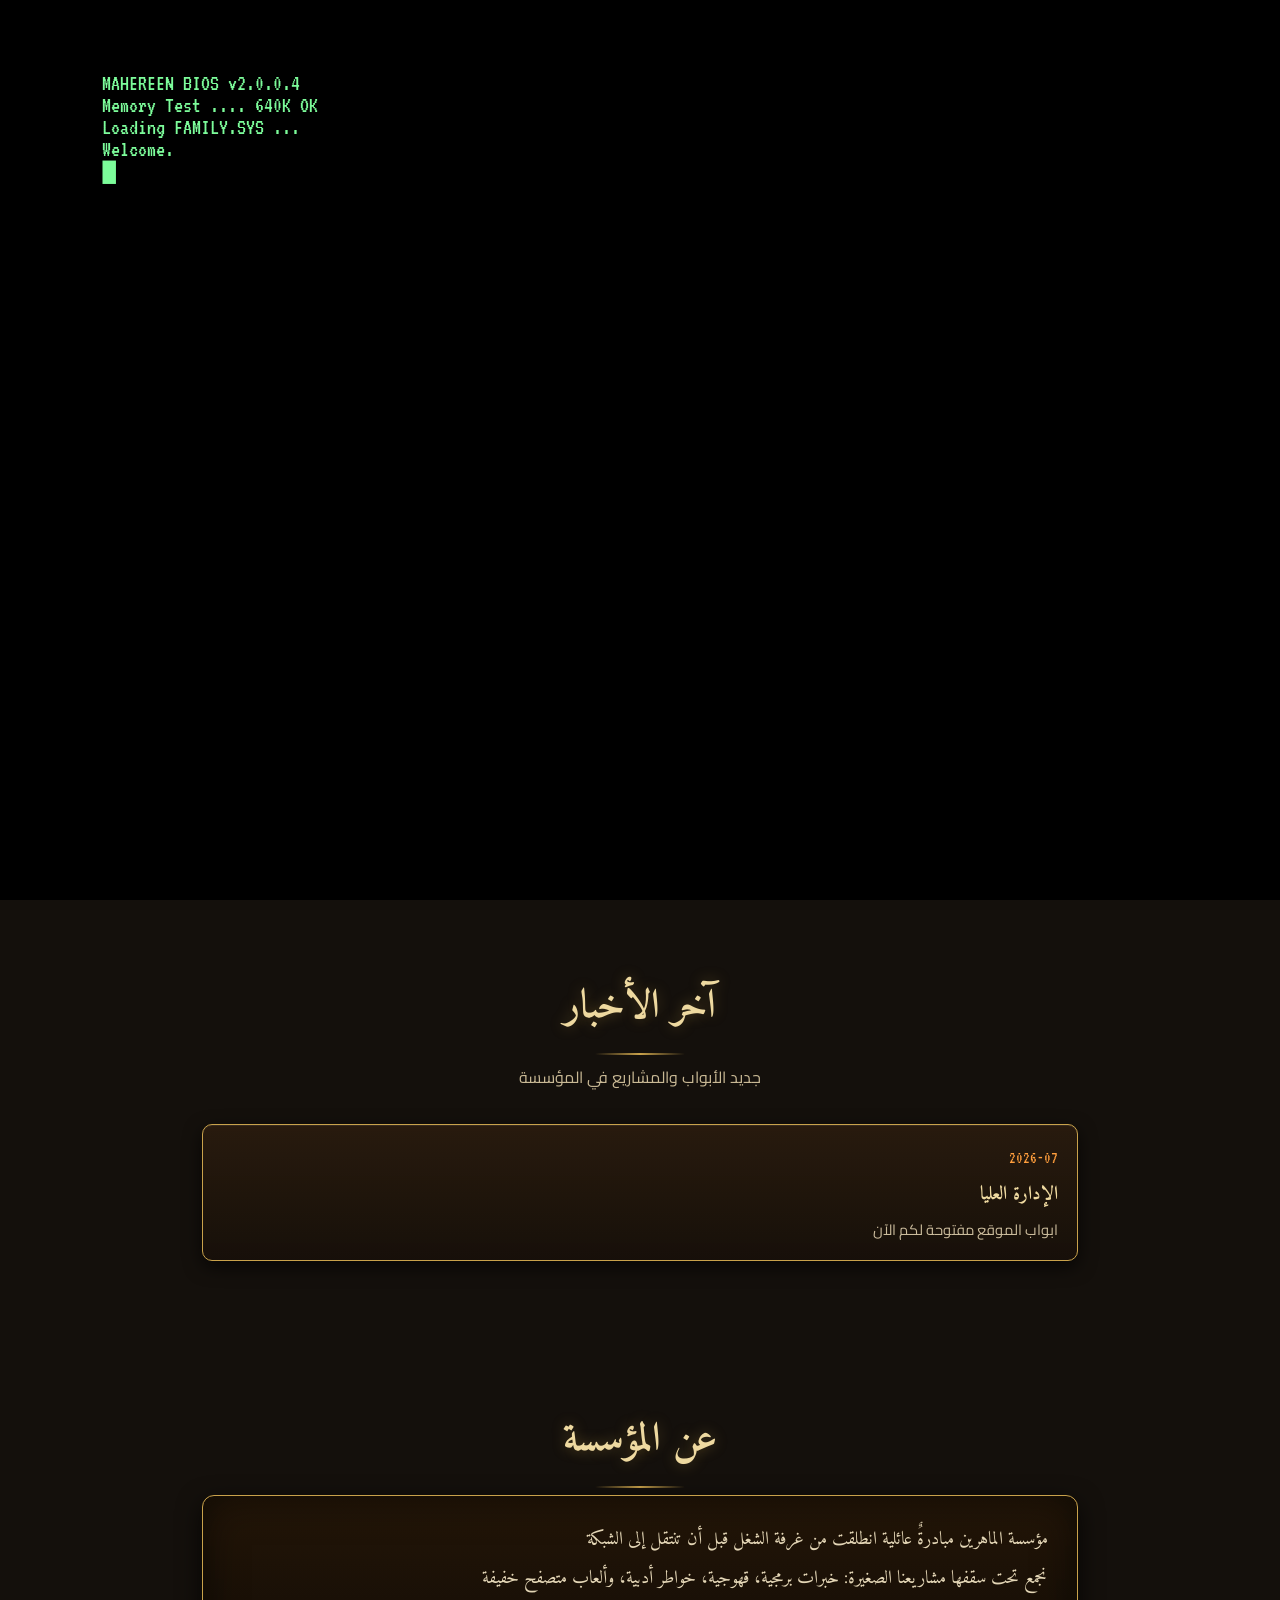
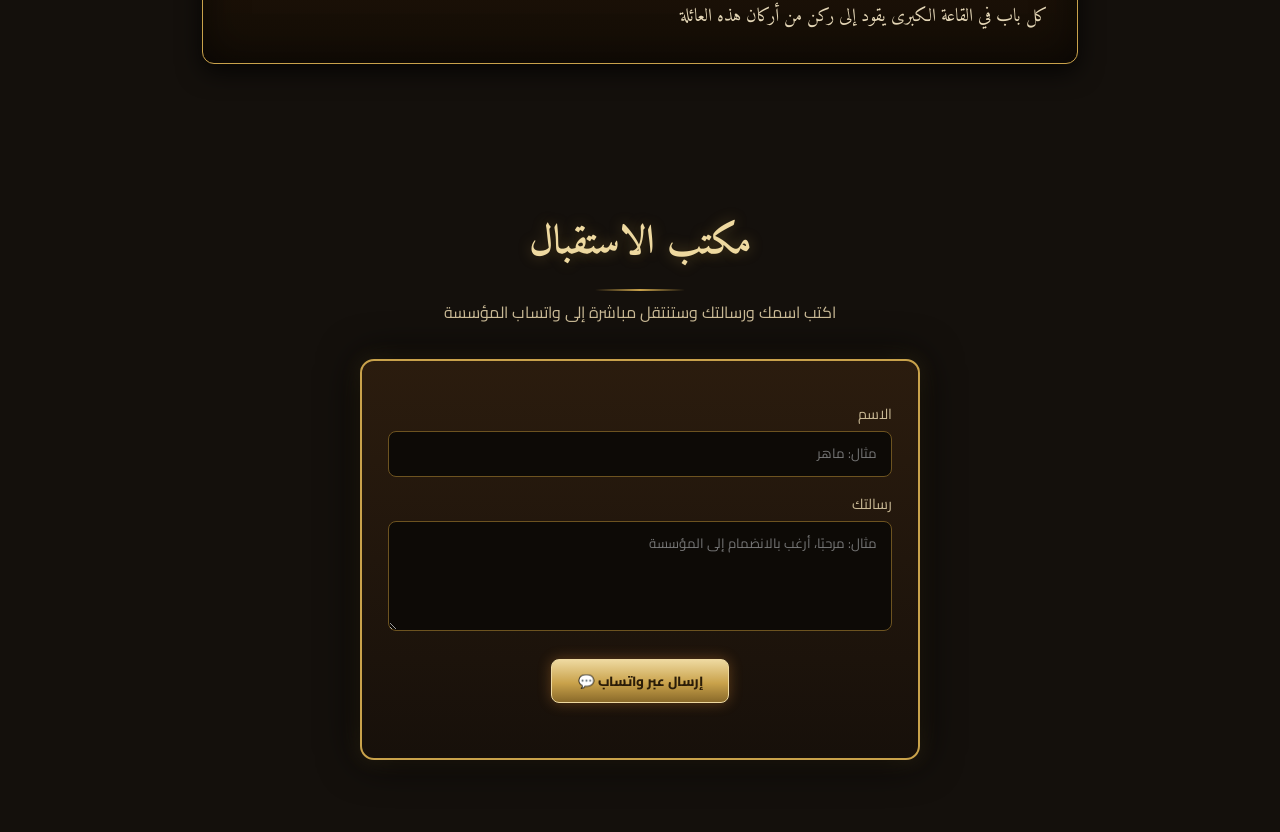
<file: index.html>
<!doctype html>
<html lang="ar" dir="rtl">
<head>
  <meta charset="utf-8">
  <meta name="viewport" content="width=device-width, initial-scale=1">
  <title>مؤسسة الماهرين — البوابة</title>
  <link rel="stylesheet" href="style.css">
</head>
<body data-page="entrance">
  <div id="boot"></div>
  <div class="scene scene--entrance" aria-hidden="true"></div>
  <div class="lamp" style="bottom:6vh; inset-inline-start:8vw" aria-hidden="true"></div>
  <div class="lamp" style="bottom:10vh; inset-inline-end:6vw; animation-delay:1.6s" aria-hidden="true"></div>
  <div class="firefly" style="top:60vh; inset-inline-start:20vw" aria-hidden="true"></div>
  <div class="firefly" style="top:70vh; inset-inline-end:25vw; animation-delay:3s" aria-hidden="true"></div>
  <div class="firefly" style="top:45vh; inset-inline-start:55vw; animation-delay:5s" aria-hidden="true"></div>
  <div class="vignette" aria-hidden="true"></div>
  <div class="grain" aria-hidden="true"></div>

  <!-- بوابة الدخول -->
  <main class="gatehouse">
    <h1 id="site-title">مؤسسة الماهرين</h1>
    <p class="sub" id="site-sub">صرحٌ عائليّ يجمع مشاريعنا الصغيرة الجميلة</p>
    <button class="enter-btn" id="enter">ادخل القاعة</button>
    <button class="admin-trigger-btn" id="admin-trigger">مكتب المدير 🔐</button>
    <p class="hint">PRESS CTRL+ALT+M FOR MANAGER'S OFFICE</p>
    <a class="scroll-hint" href="#news" aria-label="تابع النزول">⌄</a>
  </main>

  <!-- آخر الأخبار -->
  <section class="section" id="news" aria-labelledby="news-h">
    <h2 id="news-h">آخر الأخبار</h2>
    <p class="lead">جديد الأبواب والمشاريع في المؤسسة</p>
    <div class="news-grid" id="news-grid"></div>
  </section>

  <!-- عن المؤسسة -->
  <section class="section" id="about" aria-labelledby="about-h">
    <h2 id="about-h">عن المؤسسة</h2>
    <div class="about-scroll" id="about-text"></div>
  </section>

  <!-- مكتب الاستقبال -->
  <section class="section" id="reception" aria-labelledby="reception-h">
    <h2 id="reception-h">مكتب الاستقبال</h2>
    <p class="lead">اكتب اسمك ورسالتك وستنتقل مباشرة إلى واتساب المؤسسة</p>
    <form class="contact-card" id="contact-form">
      <label for="c-name">الاسم</label>
      <input id="c-name" required autocomplete="name" placeholder="مثال: ماهر">
      <label for="c-msg">رسالتك</label>
      <textarea id="c-msg" required placeholder="مثال: مرحبًا، أرغب بالانضمام إلى المؤسسة"></textarea>
      <div class="modal-actions">
        <button type="submit" class="btn-primary">إرسال عبر واتساب 💬</button>
      </div>
      <p class="form-status" id="contact-status"></p>
    </form>
  </section>

  <!-- نافذة كلمة مرور غرفة المدير (منسّقة على هوية الموقع) -->
  <div id="admin-modal" class="modal-overlay" hidden>
    <div class="modal-card" role="dialog" aria-modal="true" aria-labelledby="admin-modal-h">
      <h3 id="admin-modal-h">🗝 دخول غرفة المدير</h3>
      <form id="admin-form">
        <input type="password" id="admin-pass" placeholder="كلمة المرور" required autocomplete="current-password">
        <div class="modal-actions">
          <button type="submit" class="btn-primary">دخول</button>
          <button type="button" id="close-admin-modal" class="btn-secondary">إلغاء</button>
        </div>
        <p id="admin-error" class="error-msg" hidden>كلمة المرور غير صحيحة!</p>
      </form>
    </div>
  </div>

  <script src="app.js"></script>
</body>
</html>
</file>
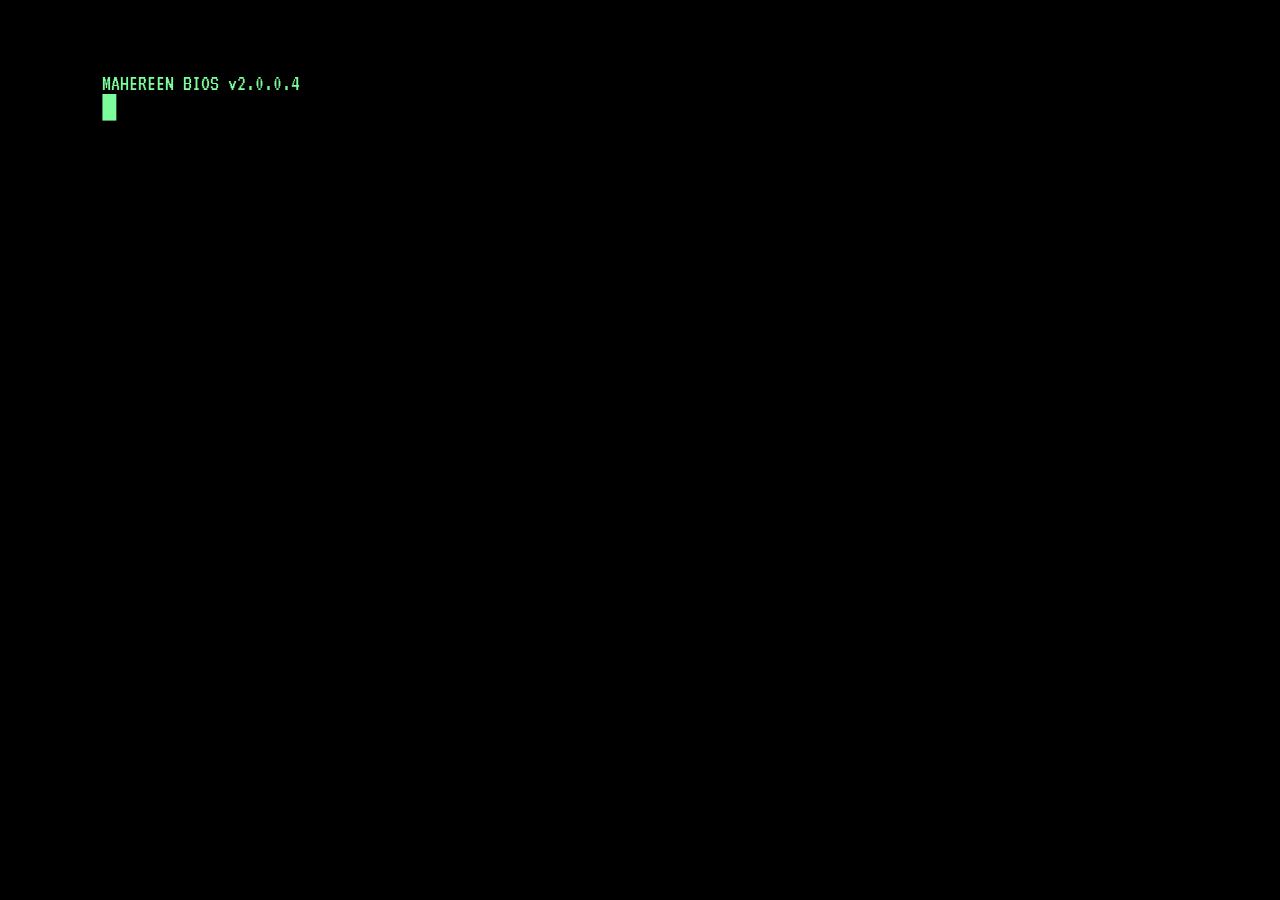
<file: admin.html>
<!doctype html>
<html lang="ar" dir="rtl">
<head>
  <meta charset="utf-8">
  <meta name="viewport" content="width=device-width, initial-scale=1">
  <title>مكتب المدير — 2004</title>
  <link rel="stylesheet" href="style.css">
</head>
<body data-page="admin">
  <div class="scene scene--office" aria-hidden="true"></div>
  <div class="lamp" style="top:10vh; inset-inline-end:14vw" aria-hidden="true"></div>
  <div class="vignette" aria-hidden="true"></div>
  <div class="grain" aria-hidden="true"></div>

  <main class="office">
    <h1>مكتب المدير — 2004</h1>
    <p>انقر على الشاشة لتشغيل لوحة التحكم</p>
    <div class="crt" id="crt" role="button" tabindex="0" aria-label="تشغيل لوحة التحكم">
      <div class="shell">
        <div class="screen"><span>MAHEREEN&nbsp;OS<br>&gt; click to log in_</span></div>
      </div>
      <div class="stand"></div>
    </div>
    <p><a href="hall.html">↩ العودة إلى القاعة</a> &nbsp;•&nbsp; <a href="index.html">🏰 الصفحة الرئيسية</a></p>
  </main>

  <div id="xp">
    <div class="xp-window">
      <div class="xp-title">
        <span>🗔 لوحة تحكم مؤسسة الماهرين</span><span class="sp"></span>
        <button class="xp-btn min" id="xp-close2" title="تصغير">—</button>
        <button class="xp-btn" id="xp-close" title="إغلاق">✕</button>
      </div>
      <div class="xp-body">
        <div class="xp-tabs" role="tablist">
          <button role="tab" aria-selected="true"  data-pane="doors">الأبواب</button>
          <button role="tab" aria-selected="false" data-pane="texts">النصوص والإحصاءات</button>
          <button role="tab" aria-selected="false" data-pane="bg">الخلفيات</button>
          <button role="tab" aria-selected="false" data-pane="io">حفظ / استيراد</button>
        </div>

        <!-- تبويب الأبواب -->
        <div class="xp-pane on" id="pane-doors">
          <div id="door-list"></div>
          <div class="xp-actions">
            <button class="xp-push" id="add-door">＋ إضافة باب</button>
          </div>
        </div>

        <!-- تبويب النصوص -->
        <div class="xp-pane" id="pane-texts">
          <label>اسم المؤسسة</label><input id="f-title">
          <label>الوصف تحت العنوان</label><input id="f-sub">
          <label>نص التذييل</label><input id="f-footer">
          <label>نبذة «عن المؤسسة» (الصفحة الرئيسية)</label>
          <textarea id="f-about"></textarea>
          <label>الأخبار — سطر لكل خبر بصيغة: التاريخ | العنوان | النص</label>
          <textarea id="f-news"></textarea>
          <label>رقم واتساب مكتب الاستقبال (دولي بلا + مثل 9665XXXXXXXX)</label>
          <input id="f-contact" dir="ltr" placeholder="9665XXXXXXXX">
          <label>معرّف عدّاد الزوّار (اجعله فريدًا، مثل نطاق موقعك)</label>
          <input id="f-counter" dir="ltr" placeholder="mahereen-foundation">
          <label>كلمة مرور غرفة المدير</label><input id="f-pass" dir="ltr">
          <label>طريقة فتح الأبواب</label>
          <select id="f-openmode">
            <option value="modal">داخل نافذة (iframe) مع خيار تبويب جديد</option>
            <option value="tab">تبويب جديد مباشرة</option>
          </select>
          <label>الإحصاءات — سطر لكل لوحة بصيغة: العنوان | القيمة</label>
          <textarea id="f-stats"></textarea>
        </div>

        <!-- تبويب الخلفيات -->
        <div class="xp-pane" id="pane-bg">
          <p style="margin-bottom:8px">اختر لكل صفحة: المشهد الافتراضي، لونًا صافيًا،
             أو صورة من جهازك (تُصغَّر تلقائيًا وتُحفظ في المتصفح، وتُعرض دائمًا
             بملء الشاشة دون تشويه).</p>
          <div id="bg-list"></div>
        </div>

        <!-- تبويب الحفظ -->
        <div class="xp-pane" id="pane-io">
          <h4>🚀 نشر تلقائي إلى GitHub (موصى به)</h4>
          <p>بدل التصدير اليدوي: زر واحد يرفع config.json إلى مستودعك مباشرة،
             وGitHub Pages يعيد النشر تلقائيًا خلال دقيقة تقريبًا.
             تحتاج مرة واحدة إنشاء رمز وصول من GitHub:
             Settings ← Developer settings ← Fine-grained tokens ← Generate،
             واختَر مستودع الموقع فقط وصلاحية Contents: Read and write.</p>
          <label>المستودع (المالك/الاسم مثل mahereen/mahereen.github.io)</label>
          <input id="p-repo" dir="ltr" placeholder="owner/repo">
          <label>الفرع</label>
          <input id="p-branch" dir="ltr" placeholder="main">
          <label>رمز الوصول (يبقى في متصفحك فقط ولا يُصدَّر أبدًا)</label>
          <input id="p-token" dir="ltr" type="password" placeholder="github_pat_...">
          <div class="xp-actions">
            <button class="xp-push primary" id="btn-publish">🚀 نشر التحديثات الآن</button>
          </div>
          <p id="publish-msg" style="margin-top:8px; font-weight:600; min-height:1.4em"></p>
          <hr style="margin:14px 0">
          <h4>الطريقة اليدوية (احتياط)</h4>
          <p>التغييرات تُحفظ تلقائيًا في <em>متصفحك أنت فقط</em> (localStorage).
             لتعميمها يدويًا: «تصدير config.json» ثم ضع الملف بجانب index.html
             في المستودع وارفعه.</p>
          <div class="xp-actions">
            <button class="xp-push" id="btn-export">⬇ تصدير config.json</button>
            <button class="xp-push" onclick="document.getElementById('file-import').click()">⬆ استيراد JSON</button>
            <input type="file" id="file-import" accept=".json" hidden>
            <button class="xp-push" id="btn-reset">↺ استعادة الافتراضي</button>
          </div>
        </div>

        <div class="xp-actions" style="padding:10px 14px">
          <button class="xp-push primary" id="btn-save">💾 حفظ الآن</button>
          <a class="xp-push" href="hall.html" style="text-decoration:none; color:inherit">🚪 معاينة القاعة</a>
          <a class="xp-push" href="index.html" style="text-decoration:none; color:inherit">🏰 معاينة المدخل</a>
        </div>
        <div class="xp-statusbar" id="xp-status">جاهز.</div>
      </div>
    </div>
  </div>

  <script src="app.js"></script>
  <script>
  /* ---------- تحقق + قراءة config.json المنشور قبل أي شيء ---------- */
  let cfg;
  (async function init(){
    await MF.loadRemote();
    if (sessionStorage.getItem('admin_authed') !== 'true'){
      const input = prompt('أدخل كلمة مرور غرفة المدير:');
      if (checkAdminPass(input))
        sessionStorage.setItem('admin_authed', 'true');
      else return location.replace('index.html');
    }
    cfg = MF.get();
  })();
  const SOUNDS = { creak:'صرير خشبي', chime:'رنين نحاسي', click:'نقرة', none:'صامت' };
  const PAGES = { entrance:'صفحة المدخل', hall:'القاعة الكبرى', office:'مكتب المدير' };
  const status = m => qs('#xp-status').textContent = m;

  /* ---------- حفظ تلقائي (مع تجميع التغييرات المتتالية) ---------- */
  let saveTimer;
  function persist(msg = '💾 حُفظ تلقائيًا.'){
    clearTimeout(saveTimer);
    saveTimer = setTimeout(() => {
      try { MF.save(cfg); status(msg); }
      catch { status('✖ تعذّر الحفظ — مساحة المتصفح ممتلئة، جرّب صورة أصغر.'); }
    }, 350);
  }

  /* ---------- فتح/إغلاق النافذة والتبويبات ---------- */
  const openXP = () => { cfg ||= MF.get(); SFX.play('chime'); qs('#xp').classList.add('open'); renderAll(); };
  qs('#crt').addEventListener('click', openXP);
  qs('#crt').addEventListener('keydown', e => { if (e.key === 'Enter') openXP(); });
  const closeXP = () => qs('#xp').classList.remove('open');
  qs('#xp-close').addEventListener('click', closeXP);
  qs('#xp-close2').addEventListener('click', closeXP);

  document.querySelectorAll('.xp-tabs [role="tab"]').forEach(t =>
    t.addEventListener('click', () => {
      SFX.play('click');
      document.querySelectorAll('.xp-tabs [role="tab"]').forEach(x => x.setAttribute('aria-selected', x === t));
      document.querySelectorAll('.xp-pane').forEach(p => p.classList.toggle('on', p.id === 'pane-' + t.dataset.pane));
    }));

  /* ---------- الأبواب ---------- */
  function doorCard(d, i, fresh = false){
    const card = el('div', 'door-card' + (fresh ? ' fresh' : ''));
    card.innerHTML = `
      <div class="grid">
        <div><label>الاسم</label><input data-k="title" value="${d.title||''}"></div>
        <div><label>الرابط الخارجي</label><input dir="ltr" data-k="url" value="${d.url||''}"></div>
        <div><label>الأيقونة (رمز/إيموجي)</label><input data-k="icon" value="${d.icon||''}"></div>
        <div><label>لون الوهج</label><input type="color" data-k="tint" value="${d.tint||'#c9a24b'}"></div>
        <div><label>صوت الفتح</label>
          <select data-k="sound">${Object.entries(SOUNDS).map(([v,l]) =>
            `<option value="${v}" ${d.sound===v?'selected':''}>${l}</option>`).join('')}</select></div>
        <div><label>الوصف</label><input data-k="desc" value="${d.desc||''}"></div>
      </div>
      <div class="tools">
        <button class="xp-push" data-act="test">🔊 تجربة الصوت</button>
        <button class="xp-push" data-act="up" ${i===0?'disabled':''}>▲</button>
        <button class="xp-push" data-act="down" ${i===cfg.doors.length-1?'disabled':''}>▼</button>
        <button class="xp-push" data-act="del">🗑 حذف</button>
      </div>`;
    /* كل تعديل حقل يُحدَّث في الإعدادات ويُحفَظ فورًا */
    card.querySelectorAll('[data-k]').forEach(inp =>
      inp.addEventListener('input', () => { d[inp.dataset.k] = inp.value; persist(); }));
    card.querySelector('[data-act="test"]').onclick = () => SFX.play(d.sound);
    card.querySelector('[data-act="up"]').onclick   = () => move(i, -1);
    card.querySelector('[data-act="down"]').onclick = () => move(i, +1);
    card.querySelector('[data-act="del"]').onclick  = () => {
      if (confirm(`حذف «${d.title}»؟`)) { cfg.doors.splice(i,1); renderDoors(); persist('🗑 حُذف الباب وحُفظ.'); }
    };
    return card;
  }
  function renderDoors(){
    const list = qs('#door-list'); list.innerHTML = '';
    cfg.doors.forEach((d, i) => list.appendChild(doorCard(d, i)));
  }
  function move(i, dir){
    const [d] = cfg.doors.splice(i, 1);
    cfg.doors.splice(i + dir, 0, d);
    renderDoors(); persist('↕ أُعيد الترتيب وحُفظ.');
  }
  /* إضافة باب: بطاقة جاهزة فورًا، تُبرَز وتُركَّز، وتُحفظ مباشرة */
  qs('#add-door').addEventListener('click', () => {
    SFX.play('click');
    cfg.doors.push({ id:'d'+Date.now(), title:'باب جديد', desc:'', url:'https://example.org',
                     icon:'✦', tint:'#c9a24b', sound:'creak' });
    renderDoors();
    const last = qs('#door-list').lastElementChild;
    last.classList.add('fresh');
    last.scrollIntoView({ behavior:'smooth', block:'center' });
    const t = last.querySelector('[data-k="title"]'); t.focus(); t.select();
    persist('＋ أُضيف باب جديد وحُفظ.');
  });

  /* ---------- الخلفيات ---------- */
  function bgCard(key){
    const bg = cfg.backgrounds[key];
    const card = el('div', 'bg-card');
    card.innerHTML = `
      <h4>${PAGES[key]}</h4>
      <div class="row">
        <div><label>النوع</label>
          <select data-b="type">
            <option value="default" ${bg.type==='default'?'selected':''}>المشهد الافتراضي</option>
            <option value="color"   ${bg.type==='color'?'selected':''}>لون صافٍ</option>
            <option value="image"   ${bg.type==='image'?'selected':''}>صورة مخصّصة</option>
          </select></div>
        <div><label>اللون</label><input type="color" data-b="color" value="${bg.color||'#14100c'}"></div>
        <div><label>رفع صورة</label><input type="file" data-b="file" accept="image/*"></div>
        <div class="bg-preview" style="${bg.image?`background-image:url(${bg.image})`:''}"></div>
        <div><button class="xp-push" data-b="clear" ${bg.image?'':'disabled'}>🗑 إزالة الصورة</button></div>
      </div>`;
    card.querySelector('[data-b="type"]').addEventListener('change', e => {
      bg.type = e.target.value; persist();
    });
    card.querySelector('[data-b="color"]').addEventListener('input', e => {
      bg.color = e.target.value; bg.type = 'color';
      card.querySelector('[data-b="type"]').value = 'color'; persist();
    });
    card.querySelector('[data-b="file"]').addEventListener('change', e => {
      const f = e.target.files[0]; if (!f) return;
      status('⏳ جارٍ معالجة الصورة...');
      shrinkImage(f, dataURL => {
        bg.image = dataURL; bg.type = 'image';
        card.querySelector('[data-b="type"]').value = 'image';
        card.querySelector('.bg-preview').style.backgroundImage = `url(${dataURL})`;
        card.querySelector('[data-b="clear"]').disabled = false;
        persist('🖼 حُفظت صورة الخلفية.');
      });
    });
    card.querySelector('[data-b="clear"]').addEventListener('click', () => {
      bg.image = ''; bg.type = 'default';
      renderBackgrounds(); persist('🗑 أُزيلت الصورة وعاد المشهد الافتراضي.');
    });
    return card;
  }
  function renderBackgrounds(){
    const list = qs('#bg-list'); list.innerHTML = '';
    Object.keys(PAGES).forEach(k => list.appendChild(bgCard(k)));
  }
  /* تصغير الصورة قبل التخزين كي لا تمتلئ مساحة localStorage (~5MB) */
  function shrinkImage(file, done, maxW = 1600){
    const img = new Image();
    img.onload = () => {
      const scale = Math.min(1, maxW / img.width);
      const cv = document.createElement('canvas');
      cv.width = Math.round(img.width * scale);
      cv.height = Math.round(img.height * scale);
      cv.getContext('2d').drawImage(img, 0, 0, cv.width, cv.height);
      done(cv.toDataURL('image/jpeg', .8));
      URL.revokeObjectURL(img.src);
    };
    img.src = URL.createObjectURL(file);
  }

  /* ---------- النصوص ---------- */
  function renderTexts(){
    qs('#f-title').value   = cfg.site.title;
    qs('#f-sub').value     = cfg.site.subtitle;
    qs('#f-footer').value  = cfg.site.footer;
    qs('#f-about').value   = cfg.site.about || '';
    qs('#f-contact').value = cfg.site.whatsapp || '';
    qs('#f-counter').value = cfg.site.counterNs || '';
    qs('#f-pass').value    = cfg.adminPassword || '1234';
    qs('#f-openmode').value = cfg.settings.openMode;
    qs('#f-news').value  = (cfg.news||[]).map(n => `${n.date} | ${n.title} | ${n.text}`).join('\n');
    qs('#f-stats').value = cfg.stats.map(s => `${s.label} | ${s.value}`).join('\n');
  }
  function collectTexts(){
    cfg.site.title    = qs('#f-title').value.trim();
    cfg.site.subtitle = qs('#f-sub').value.trim();
    cfg.site.footer   = qs('#f-footer').value.trim();
    cfg.site.about    = qs('#f-about').value;
    cfg.site.whatsapp = qs('#f-contact').value.replace(/\D/g, '');
    cfg.site.counterNs = qs('#f-counter').value.trim() || 'mahereen-foundation';
    cfg.adminPassword = qs('#f-pass').value.trim() || '1234';
    cfg.settings.openMode = qs('#f-openmode').value;
    cfg.news = qs('#f-news').value.split('\n').filter(Boolean).map(l => {
      const [date='', title='', ...rest] = l.split('|');
      return { date:date.trim(), title:title.trim(), text:rest.join('|').trim() };
    });
    cfg.stats = qs('#f-stats').value.split('\n').filter(Boolean).map(l => {
      const [label, value=''] = l.split('|'); return { label:label.trim(), value:value.trim() };
    });
  }
  /* حفظ تلقائي لحقول تبويب النصوص أيضًا */
  ['f-title','f-sub','f-footer','f-about','f-contact','f-counter','f-pass','f-openmode','f-news','f-stats']
    .forEach(id => qs('#'+id).addEventListener('input', () => { collectTexts(); persist(); }));

  function renderAll(){ renderDoors(); renderTexts(); renderBackgrounds(); loadPublishFields(); }

  /* ---------- نشر تلقائي: رفع config.json إلى GitHub مباشرة ----------
     إعدادات النشر (المستودع/الفرع/الرمز) تُحفظ في مفتاح مستقل في هذا
     المتصفح فقط، ولا تدخل أبدًا في config.json المُصدَّر أو المنشور. */
  const PUB_KEY = 'MF_PUBLISH';
  function loadPublishFields(){
    try {
      const p = JSON.parse(localStorage.getItem(PUB_KEY)) || {};
      qs('#p-repo').value = p.repo || '';
      qs('#p-branch').value = p.branch || 'main';
      qs('#p-token').value = p.token || '';
    } catch {}
  }
  /* رسالة نشر مرئية بجانب الزر + شريط الحالة معًا */
  function pubMsg(m, ok){
    const p = qs('#publish-msg');
    p.textContent = m; p.style.color = ok ? '#1a7a2e' : '#b23012';
    status(m);
  }
  /* Base64 على دفعات — التحويل القديم كان ينهار بصمت مع الإعدادات الكبيرة
     (خصوصًا صور الخلفيات) بسبب تجاوز حد المكدس، فيبدو الزر "لا يعمل" */
  function toB64(str){
    const bytes = new TextEncoder().encode(str);
    let bin = '';
    for (let i = 0; i < bytes.length; i += 0x8000)
      bin += String.fromCharCode.apply(null, bytes.subarray(i, i + 0x8000));
    return btoa(bin);
  }
  qs('#btn-publish').addEventListener('click', async () => {
    const btn = qs('#btn-publish');
    try {
      /* قبول رابط كامل أو owner/repo: يُشذَّب تلقائيًا */
      let repo = qs('#p-repo').value.trim()
        .replace(/^https?:\/\/(www\.)?github\.com\//, '')
        .replace(/\.git$/, '').replace(/\/+$/, '');
      const branch = qs('#p-branch').value.trim() || 'main';
      const token = qs('#p-token').value.trim();
      if (!/^[^\/\s]+\/[^\/\s]+$/.test(repo))
        return pubMsg('✖ صيغة المستودع: owner/repo فقط (مثل mahereen/mahereen.github.io).', false);
      if (!token)
        return pubMsg('✖ أدخل رمز الوصول أولًا.', false);
      qs('#p-repo').value = repo;
      localStorage.setItem(PUB_KEY, JSON.stringify({ repo, branch, token }));
      collectTexts(); MF.save(cfg);

      btn.disabled = true; btn.textContent = '⏳ جارٍ النشر...';
      pubMsg('⏳ جارٍ رفع config.json إلى ' + repo + ' ...', true);

      const content = toB64(JSON.stringify(MF.get(), null, 2));
      const api = `https://api.github.com/repos/${repo}/contents/config.json`;
      const headers = { Authorization: `Bearer ${token}`, Accept: 'application/vnd.github+json' };

      let sha;                                   /* لازم عند تعديل ملف موجود */
      const cur = await fetch(`${api}?ref=${encodeURIComponent(branch)}`, { headers });
      if (cur.status === 401) throw new Error('الرمز مرفوض (401) — أنشئ Fine-grained token بصلاحية Contents: Read and write.');
      if (cur.status === 404 && !(await fetch(`https://api.github.com/repos/${repo}`, { headers })).ok)
        throw new Error('المستودع غير موجود أو الرمز لا يشمله (404) — تأكد من owner/repo ومن اختيار المستودع عند إنشاء الرمز.');
      if (cur.ok) sha = (await cur.json()).sha;

      const res = await fetch(api, {
        method: 'PUT', headers,
        body: JSON.stringify({
          message: 'تحديث إعدادات الموقع من لوحة التحكم',
          content, branch, ...(sha ? { sha } : {})
        })
      });
      if (!res.ok){
        const err = await res.json().catch(() => ({}));
        throw new Error(err.message || ('HTTP ' + res.status));
      }
      pubMsg('🚀 نُشر بنجاح! GitHub Pages سيحدّث الموقع لكل الأجهزة خلال دقيقة تقريبًا.', true);
      SFX.play('chime');
    } catch (err) {
      pubMsg('✖ فشل النشر: ' + err.message, false);
    } finally {
      btn.disabled = false; btn.textContent = '🚀 نشر التحديثات الآن';
    }
  });

  /* ---------- حفظ يدوي / تصدير / استيراد ---------- */
  qs('#btn-save').addEventListener('click', () => {
    collectTexts();
    try { MF.save(cfg); SFX.play('chime'); status('✔ حُفظت الإعدادات بنجاح.'); }
    catch { status('✖ تعذّر الحفظ — مساحة المتصفح ممتلئة، جرّب صورة أصغر.'); }
  });
  qs('#btn-export').addEventListener('click', () => { collectTexts(); MF.save(cfg); MF.exportJSON(); });
  qs('#file-import').addEventListener('change', e => {
    const f = e.target.files[0]; if (!f) return;
    MF.importJSON(f, ok => {
      if (ok) { cfg = MF.get(); renderAll(); status('✔ استُورد الملف بنجاح.'); }
      else status('✖ ملف غير صالح — تحقق من صيغة JSON.');
    });
  });
  qs('#btn-reset').addEventListener('click', () => {
    if (confirm('استعادة الإعدادات الافتراضية؟ ستُفقد تعديلاتك.')){
      MF.reset(); cfg = MF.get(); renderAll(); status('↺ استُعيدت الإعدادات الافتراضية.');
    }
  });
  </script>
</body>
</html>
</file>
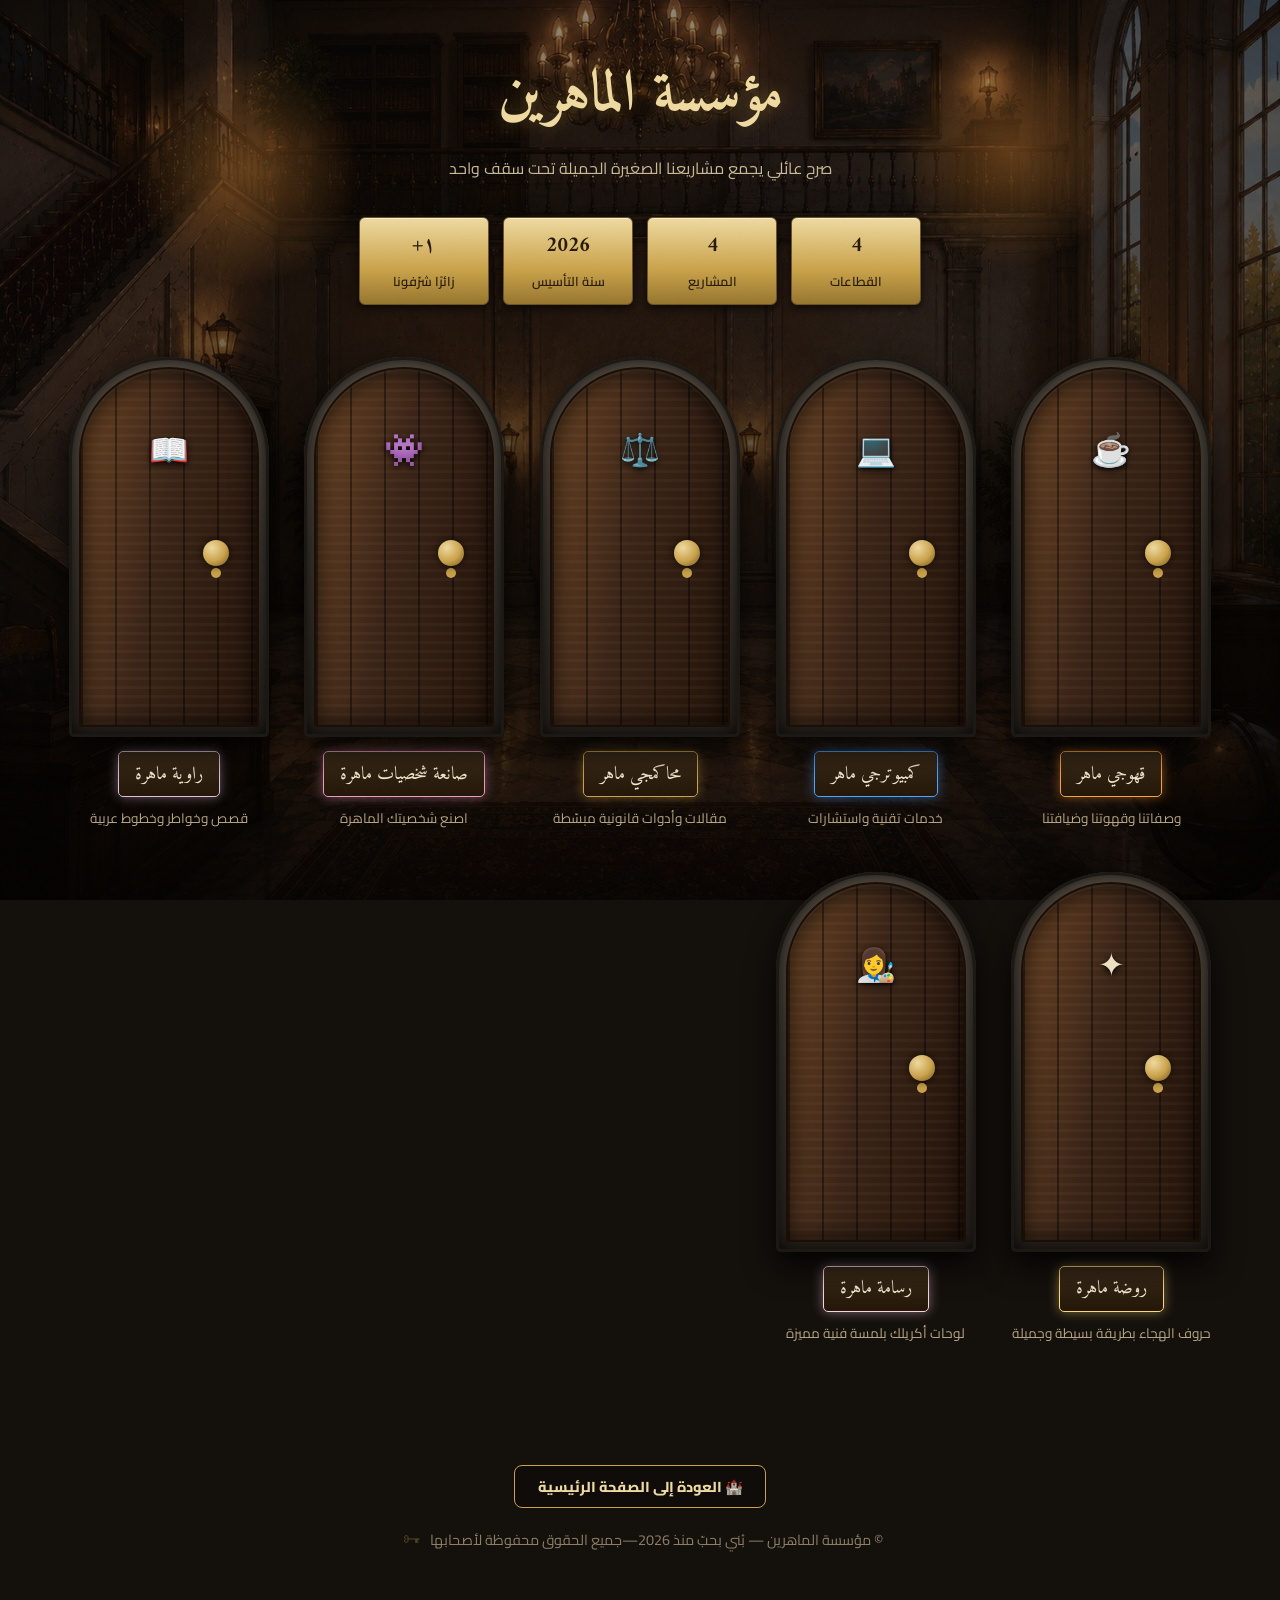
<file: hall.html>
<!doctype html>
<html lang="ar" dir="rtl">
<head>
  <meta charset="utf-8">
  <meta name="viewport" content="width=device-width, initial-scale=1">
  <title>القاعة الكبرى — مؤسسة الماهرين</title>
  <link rel="stylesheet" href="style.css">
</head>
<body data-page="hall">
  <div class="scene scene--hall" aria-hidden="true"></div>
  <div class="lamp" style="top:4vh; inset-inline-start:12vw" aria-hidden="true"></div>
  <div class="lamp" style="top:6vh; inset-inline-end:10vw; animation-delay:2s" aria-hidden="true"></div>
  <div class="vignette" aria-hidden="true"></div>
  <div class="grain" aria-hidden="true"></div>

  <header class="hall-head">
    <h1 id="hall-title"></h1>
    <p id="hall-sub"></p>
  </header>

  <!-- لوحات الإحصاءات فقط (قسم الأعضاء أُلغي) -->
  <section class="plaques" id="plaques" aria-label="لوحات المؤسسة"></section>
  <section id="doors" aria-label="أبواب القطاعات"></section>

  <footer>
    <p style="margin-bottom:.8rem">
      <a href="index.html" class="btn-secondary" style="text-decoration:none; padding:.45rem 1.4rem; border-radius:8px; display:inline-block">🏰 العودة إلى الصفحة الرئيسية</a>
    </p>
    <span id="footer-text"></span>
    <button id="secret-key" title="؟" aria-label="مكتب المدير">🗝</button>
  </footer>

  <div id="portal" role="dialog" aria-modal="true" aria-labelledby="portal-title">
    <div class="portal-frame">
      <div class="portal-bar">
        <h3 id="portal-title"></h3>
        <button id="portal-newtab">فتح في تبويب جديد ↗</button>
        <button id="portal-close">إغلاق ✕</button>
      </div>
      <iframe id="portal-frame" title="معاينة الموقع" src="about:blank"></iframe>
      <div class="portal-note">
        إن ظهرت المعاينة فارغة فالموقع يمنع التضمين — استخدم «فتح في تبويب جديد».
      </div>
    </div>
  </div>

  <script src="app.js"></script>
</body>
</html>
</file>
<file: style.css>
/* ============================================================
   مؤسسة الماهرين — style.css (v2)
   جديد: نافذة كلمة المرور المذهّبة، أقسام الصفحة الرئيسية،
   دعم الخلفيات المخصّصة، إصلاح رابط صورة القاعة.
   ============================================================ */
@import url('https://fonts.googleapis.com/css2?family=Amiri:ital,wght@0,400;0,700;1,400&family=Cairo:wght@400;600;800&family=VT323&display=swap');

:root{
  /* روابط الصور الافتراضية — يجب أن تكون روابط صور مباشرة (تنتهي بمحتوى صورة)،
     روابط المشاركة مثل pin.it لا تعمل. يمكن تجاوزها كليًا من لوحة التحكم ➜ الخلفيات */
  --img-castle: url('https://images.unsplash.com/photo-1585208798174-6cedd86e019a?auto=format&fit=crop&w=1920&q=70');
  --img-hall:   url('https://images.unsplash.com/photo-1507842217343-583bb7270b66?auto=format&fit=crop&w=1920&q=70');
  --img-office: url('https://images.unsplash.com/photo-1524995997946-a1c2e315a42f?auto=format&fit=crop&w=1600&q=70');

  --ink:#14100c;
  --stone:#2a2622;
  --wood:#3a2417;  --wood-hi:#6b4423;  --wood-lo:#241409;
  --brass:#c9a24b; --brass-hi:#eed9a0;
  --lantern:#ff9e3d;
  --parchment:#ecdfc2;
  --xp-blue:#2e7bff; --xp-face:#ece9d8; --xp-teal:#3a6ea5;

  --f-display:'Amiri', serif;
  --f-ui:'Cairo', sans-serif;
  --f-crt:'VT323', monospace;
}

*{box-sizing:border-box; margin:0}
html{scroll-behavior:smooth}
html,body{height:100%}
body{
  font-family:var(--f-ui); color:var(--parchment);
  background:var(--ink); overflow-x:hidden;
  -webkit-font-smoothing:antialiased;
}
a{color:var(--brass-hi)}
button{font-family:inherit; cursor:pointer}
:focus-visible{outline:2px solid var(--brass-hi); outline-offset:3px}

/* ============ طبقات مشتركة ============ */
.scene{position:fixed; inset:0; z-index:-3;
  background-size:cover; background-position:center; background-repeat:no-repeat}
.grain, .vignette{position:fixed; inset:0; pointer-events:none}
.vignette{z-index:-1; background:radial-gradient(120% 90% at 50% 40%, transparent 45%, rgba(0,0,0,.72) 100%)}
.grain{z-index:50; opacity:.07; mix-blend-mode:overlay; background:url("data:image/svg+xml,%3Csvg xmlns='http://www.w3.org/2000/svg' width='140' height='140'%3E%3Cfilter id='n'%3E%3CfeTurbulence baseFrequency='.9' numOctaves='2'/%3E%3C/filter%3E%3Crect width='100%25' height='100%25' filter='url(%23n)'/%3E%3C/svg%3E")}


.lamp{position:fixed; width:26vmin; height:26vmin; border-radius:50%; z-index:-2; background:radial-gradient(circle, rgba(255,158,61,.35), transparent 70%); animation:flicker 4s ease-in-out infinite; pointer-events:none}
@keyframes flicker{0%,100%{opacity:.85}40%{opacity:1}60%{opacity:.7}}

/* ============ 1) المدخل ============ */
.scene--entrance{
  background-image: linear-gradient(rgba(10,8,14,.35), rgba(8,6,10,.8)), var(--img-castle), radial-gradient(90% 60% at 50% 8%, #4a3a5e 0%, transparent 60%), linear-gradient(#1b1530 0%, #241a3a 35%, #120d1c 68%, #060409 100%);
}
.firefly{position:fixed; width:5px; height:5px; border-radius:50%; z-index:-1; background:var(--lantern); box-shadow:0 0 10px 3px rgba(255,158,61,.8); animation:drift 9s ease-in-out infinite alternate}
@keyframes drift{from{transform:translate(0,0); opacity:.3} 50%{opacity:1} to{transform:translate(-6vw,-10vh); opacity:.4}}

.gatehouse{min-height:100svh; display:grid; place-content:center; text-align:center; padding:6vh 20px; gap:1.2rem}
.gatehouse h1{font-family:var(--f-display); font-weight:700; color:var(--brass-hi); font-size:clamp(2.6rem,8vw,5.5rem); text-shadow:0 0 22px rgba(201,162,75,.5), 0 3px 0 #000}
.gatehouse .sub{font-size:clamp(1rem,2.5vw,1.35rem); color:#cdbfa2; letter-spacing:.04em}
.enter-btn{margin-inline:auto; margin-top:1.5rem; padding:.9rem 3.2rem; font-size:1.25rem; font-weight:800; color:#2a1c08; letter-spacing:.05em; border:2px solid var(--brass-hi); border-radius:10px; background:linear-gradient(#eed9a0, #c9a24b 55%, #8a6a2a); box-shadow:0 0 25px rgba(255,158,61,.35), inset 0 1px 0 #fff6; transition:transform .2s, box-shadow .2s}
.enter-btn:hover{transform:translateY(-2px); box-shadow:0 0 40px rgba(255,158,61,.6)}
.admin-trigger-btn{margin-inline:auto; padding:.5rem 1.2rem; font-size:.95rem; color:var(--brass-hi); background:rgba(0,0,0,.4); border:1px solid var(--brass); border-radius:6px; transition:.2s}
.admin-trigger-btn:hover{background:rgba(201,162,75,.2)}
.hint{font-family:var(--f-crt); color:#8c7f66; font-size:1.05rem}
.scroll-hint{color:var(--brass); font-size:1.5rem; animation:bounce 2s infinite; text-decoration:none}
@keyframes bounce{0%,100%{transform:translateY(0)}50%{transform:translateY(8px)}}

#boot{position:fixed; inset:0; z-index:90; background:#000; color:#7CFC9A; font-family:var(--f-crt); font-size:clamp(1rem,2.4vw,1.4rem); padding:8vh 8vw; direction:ltr; text-align:left; white-space:pre-line}
#boot::after{content:'█'; animation:blink 1s steps(1) infinite}
@keyframes blink{50%{opacity:0}}
body.leaving{animation:fadeout .8s forwards}
@keyframes fadeout{to{opacity:0; filter:brightness(3)}}

/* ---------- أقسام الصفحة الرئيسية القابلة للتمرير ---------- */
.section{max-width:920px; margin-inline:auto; padding:4.5rem 22px}
.section > h2{font-family:var(--f-display); color:var(--brass-hi); font-size:clamp(1.7rem,4.5vw,2.5rem); text-align:center; margin-bottom:.4rem; text-shadow:0 0 14px rgba(201,162,75,.35)}
.section > h2::after{content:''; display:block; width:90px; height:2px; margin:.7rem auto 0; background:linear-gradient(90deg, transparent, var(--brass), transparent)}
.section .lead{text-align:center; color:#c9b995; margin-bottom:2rem}

.news-grid{display:grid; gap:16px; grid-template-columns:repeat(auto-fit,minmax(240px,1fr))}
.news-card{padding:1.1rem 1.2rem; border-radius:10px; border:1px solid var(--brass); background:linear-gradient(#2b1c0eE6,#17100aF2); box-shadow:0 6px 18px #000a, inset 0 1px 0 #ffffff12}
.news-card time{font-family:var(--f-crt); color:var(--lantern); font-size:1.05rem; direction:ltr; display:inline-block}
.news-card h3{font-family:var(--f-display); color:var(--brass-hi); margin:.3rem 0 .4rem; font-size:1.2rem}
.news-card p{color:#cbbc9c; font-size:.92rem; line-height:1.7}

.about-scroll{padding:1.6rem 1.8rem; border-radius:12px; border:1px solid var(--brass); background:linear-gradient(#241708F0,#140d06F5); box-shadow:0 8px 24px #000b, inset 0 0 40px #0008; font-family:var(--f-display); font-size:1.15rem; line-height:2.1; color:#e4d6b6; white-space:pre-line}

.contact-card{max-width:560px; margin-inline:auto; padding:1.6rem; border-radius:14px; border:2px solid var(--brass); background:linear-gradient(#2b1c0e,#17100a); box-shadow:0 0 40px #000, 0 0 20px rgba(201,162,75,.25)}
.contact-card label{display:block; font-size:.9rem; color:#c9b995; margin:.8rem 0 .25rem}
.contact-card input, .contact-card textarea{width:100%; padding:.6rem .9rem; border-radius:8px; border:1px solid #6d5320; background:#0d0a06; color:var(--parchment); font-family:var(--f-ui)}
.contact-card input:focus, .contact-card textarea:focus{border-color:var(--brass-hi); outline:none; box-shadow:0 0 10px rgba(201,162,75,.35)}
.contact-card textarea{min-height:110px; resize:vertical}
.form-status{margin-top:.7rem; font-size:.85rem; color:#9fe08a; min-height:1.3em}

/* ---------- نافذة كلمة المرور (كانت مربعًا أبيض بلا تنسيق) ---------- */
.modal-overlay{position:fixed; inset:0; z-index:140; display:grid; place-items:center; background:rgba(8,5,2,.82); backdrop-filter:blur(4px)}
.modal-overlay[hidden]{display:none}
.modal-card{width:min(400px,92vw); padding:2rem 1.8rem; border-radius:14px; text-align:center;
  border:2px solid var(--brass);
  background:linear-gradient(#2f1f0f,#160f08);
  box-shadow:0 0 60px #000, 0 0 26px rgba(201,162,75,.3), inset 0 1px 0 #ffffff14}
.modal-card h3{font-family:var(--f-display); color:var(--brass-hi); font-size:1.55rem; margin-bottom:1.1rem; text-shadow:0 0 12px rgba(201,162,75,.4)}
.modal-card input[type="password"]{width:100%; padding:.7rem 1rem; text-align:center; letter-spacing:.25em; border-radius:8px; border:1px solid var(--brass); background:#0d0a06; color:var(--parchment); font-family:var(--f-ui); font-size:1.05rem}
.modal-card input[type="password"]:focus{outline:none; border-color:var(--brass-hi); box-shadow:0 0 14px rgba(201,162,75,.4)}
.modal-actions{display:flex; gap:10px; justify-content:center; margin-top:1.2rem}
.btn-primary, .btn-secondary{padding:.55rem 1.6rem; border-radius:8px; font-weight:800; transition:.2s}
.btn-primary{color:#2a1c08; border:1px solid var(--brass-hi); background:linear-gradient(#eed9a0,#c9a24b 55%,#8a6a2a); box-shadow:0 0 14px rgba(255,158,61,.3)}
.btn-primary:hover{box-shadow:0 0 24px rgba(255,158,61,.55)}
.btn-secondary{color:var(--brass-hi); border:1px solid var(--brass); background:#00000040}
.btn-secondary:hover{background:rgba(201,162,75,.15)}
.error-msg{color:#ff9a7a; margin-top:.9rem; font-size:.9rem}

/* ============ 2) القاعة ============ */
.scene--hall{
  background-image: linear-gradient(rgba(20,14,8,.55), rgba(12,8,4,.88)), var(--img-hall), repeating-radial-gradient(circle at 25% 20%, transparent 0 34px, rgba(201,162,75,.05) 34px 36px), linear-gradient(#4a3521 0%, #2e2013 55%, #17100a 100%);
}
.hall-head{padding:5vh 20px 2vh; text-align:center}
.hall-head h1{font-family:var(--f-display); color:var(--brass-hi); font-size:clamp(2rem,5.5vw,3.6rem); text-shadow:0 0 18px rgba(201,162,75,.4)}
.hall-head p{color:#c9b995; margin-top:.4rem}

.plaques{display:flex; flex-wrap:wrap; gap:14px; justify-content:center; padding:1rem 16px}
.plaque{min-width:130px; text-align:center; padding:.55rem 1.2rem; border-radius:6px; color:#2a1c08; background:linear-gradient(#eed9a0,#c9a24b 60%,#96762f); border:1px solid #6d5320; box-shadow:0 3px 8px #000a, inset 0 1px 0 #fff7}
.plaque b{display:block; font-size:1.35rem; font-family:var(--f-display)}
.plaque span{font-size:.8rem; font-weight:600}

#doors{display:grid; gap:34px 26px; padding:4vh 5vw 8vh; perspective:1200px; grid-template-columns:repeat(auto-fit, minmax(190px, 1fr)); max-width:1350px; margin-inline:auto}
.door-unit{text-align:center; cursor:pointer; user-select:none}
.arch{position:relative; margin-inline:auto; width:min(200px,100%); aspect-ratio:1/1.9; border-radius:110px 110px 6px 6px; padding:10px; background:linear-gradient(#5a5148,#38322b 60%,#26211c); box-shadow:0 14px 30px #000c, inset 0 0 0 3px #1c1814, inset 0 0 22px #000; transition:transform .35s}
.door-unit:hover .arch{transform:translateY(-6px)}
.arch::before{content:''; position:absolute; inset:10px; border-radius:100px 100px 4px 4px; background:radial-gradient(80% 60% at 50% 30%, var(--tint,#ffce7a), transparent 75%); opacity:0; transition:opacity .7s .25s}
.door-unit.opening .arch::before{opacity:.9}

.door{position:absolute; inset:10px; border-radius:100px 100px 4px 4px; transform-origin:right center; transform-style:preserve-3d; transition:transform .95s cubic-bezier(.6,.05,.3,1); border:2px solid #1a0e05; background: repeating-linear-gradient(90deg, #0006 0 2px, transparent 2px 34px), repeating-linear-gradient(0deg, #ffffff08 0 3px, transparent 3px 9px), linear-gradient(100deg, var(--wood-hi), var(--wood) 45%, var(--wood-lo)); box-shadow:inset 0 0 26px #000c, inset 0 2px 0 #ffffff14}
.door-unit.opening .door{transform:rotateY(-72deg)}
.door::before{content:''; position:absolute; inset-inline-start:16%; top:48%; width:26px; height:26px; border-radius:50%; background:radial-gradient(circle at 34% 30%, var(--brass-hi), var(--brass) 55%, #6d5320); box-shadow:0 0 10px #000b, 0 20px 0 -8px var(--brass)}
.door::after{content:var(--icon,'✦'); position:absolute; top:14%; inset-inline:0; font-size:2rem; filter:drop-shadow(0 2px 3px #000)}
.name-plate{margin-top:14px; display:inline-block; padding:.35rem 1rem; border-radius:5px; font-family:var(--f-display); font-size:1.15rem; color:#f4e9cf; background:linear-gradient(#3d2c1a,#241708); border:1px solid var(--tint,var(--brass)); box-shadow:0 0 12px color-mix(in srgb, var(--tint,var(--brass)) 45%, transparent)}
.door-desc{margin-top:8px; font-size:.85rem; color:#b7a683; min-height:2.4em}

#portal{position:fixed; inset:0; z-index:120; display:none; place-items:center; background:rgba(8,5,2,.82); backdrop-filter:blur(3px)}
#portal.open{display:grid}
.portal-frame{width:min(1100px,94vw); height:min(760px,88vh); display:flex; flex-direction:column; border-radius:12px; overflow:hidden; border:3px solid var(--brass); box-shadow:0 0 60px #000, 0 0 30px rgba(201,162,75,.35); background:#0d0a06}
.portal-bar{display:flex; align-items:center; gap:10px; padding:.55rem 1rem; background:linear-gradient(#4a3521,#2b1c0e); border-bottom:1px solid var(--brass)}
.portal-bar h3{font-family:var(--f-display); flex:1; font-size:1.1rem}
.portal-bar button{padding:.3rem .9rem; border-radius:6px; border:1px solid var(--brass); background:#00000030; color:var(--brass-hi); font-weight:600}
.portal-frame iframe{flex:1; border:0; background:#fff}
.portal-note{font-size:.78rem; color:#a4926f; padding:.35rem 1rem; background:#1a1208}

footer{padding:2.5rem 16px 3.5rem; text-align:center; color:#8c7f66; font-size:.9rem}
#secret-key{opacity:.35; cursor:pointer; transition:.3s; background:none; border:0; color:var(--brass); font-size:1.1rem}
#secret-key:hover{opacity:1; text-shadow:0 0 10px var(--lantern)}

/* ============ 3) المكتب + لوحة XP ============ */
.scene--office{
  background-image: linear-gradient(rgba(8,6,4,.6), rgba(5,4,2,.9)), var(--img-office), radial-gradient(70% 50% at 70% 30%, #4a3a22 0%, transparent 65%), linear-gradient(#2c2014, #0d0906 80%);
}
.office{min-height:100svh; display:grid; place-content:center; text-align:center; gap:14px; padding:20px}
.office h1{font-family:var(--f-display); color:var(--brass-hi); font-size:clamp(1.6rem,4vw,2.6rem)}
.office p{color:#b7a683}

.crt{position:relative; margin-inline:auto; width:min(420px,88vw); cursor:pointer; transition:transform .3s}
.crt:hover{transform:scale(1.03)}
.crt .shell{border-radius:18px 18px 10px 10px; padding:22px 22px 34px; background:linear-gradient(#e8e2d0,#c9c2ad 60%,#a39c88); box-shadow:0 18px 40px #000d, inset 0 -8px 14px #0004}
.crt .screen{aspect-ratio:4/3; border-radius:10px; border:3px solid #55503f; background:radial-gradient(120% 120% at 50% 40%, #0a3d12, #04160a 80%); box-shadow:inset 0 0 40px #000, 0 0 30px rgba(60,255,120,.25); display:grid; place-items:center; overflow:hidden; position:relative; font-family:var(--f-crt); color:#7CFC9A; font-size:1.3rem; direction:ltr}
.crt .screen::after{content:''; position:absolute; inset:0; background:repeating-linear-gradient(0deg, transparent 0 2px, #0005 2px 4px)}
.crt .stand{width:40%; height:16px; margin:10px auto 0; background:linear-gradient(#a39c88,#6f6a5a); border-radius:0 0 8px 8px}

#xp{position:fixed; inset:0; z-index:130; display:none; place-items:center; background: radial-gradient(90% 70% at 50% 100%, #3d7a2c 0%, transparent 55%), linear-gradient(#2f71c9, #5aa0e6 60%, #7db7ee)}
#xp.open{display:grid}
.xp-window{width:min(880px,95vw); height:min(640px,92vh); display:flex; flex-direction:column; border-radius:9px 9px 4px 4px; overflow:hidden; box-shadow:0 12px 40px #0009; border:1px solid #0842a0; direction:rtl}
.xp-title{display:flex; align-items:center; gap:8px; padding:6px 10px; color:#fff; font-weight:800; text-shadow:0 1px 1px #0008; background:linear-gradient(#3b8bff,#0f5bdd 45%,#0a4bc4 90%)}
.xp-title .sp{flex:1}
.xp-btn{width:24px; height:24px; border-radius:4px; border:1px solid #fff9; color:#fff; font-weight:800; line-height:1; display:grid; place-items:center; background:linear-gradient(#f5a08a,#d94a26 60%,#b23012)}
.xp-btn.min{background:linear-gradient(#7db2f5,#2a6cd8)}
.xp-body{flex:1; background:var(--xp-face); color:#1a1a1a; display:flex; flex-direction:column; overflow:hidden}
.xp-tabs{display:flex; flex-wrap:wrap; gap:2px; padding:8px 8px 0; background:#d6d2bf}
.xp-tabs button{padding:.4rem 1.1rem; border:1px solid #999; border-bottom:0; border-radius:6px 6px 0 0; background:#e3dfcd; font-weight:600}
.xp-tabs button[aria-selected="true"]{background:var(--xp-face); border-top:2px solid var(--xp-blue); position:relative; top:1px}
.xp-pane{flex:1; overflow:auto; padding:14px; display:none}
.xp-pane.on{display:block}
.xp-statusbar{padding:4px 10px; font-size:.8rem; background:#d6d2bf; border-top:1px solid #aaa}

.xp-body label{display:block; font-size:.85rem; font-weight:600; margin:.6rem 0 .2rem}
.xp-body input, .xp-body select, .xp-body textarea{width:100%; padding:.4rem .6rem; border:1px solid #7f9db9; border-radius:3px; font-family:var(--f-ui); background:#fff}
.xp-body input[type="color"]{width:52px; height:34px; padding:2px}
.xp-body input[type="file"]{background:transparent; border:0; padding:0}
.xp-body textarea{min-height:90px; resize:vertical}
.xp-actions{display:flex; flex-wrap:wrap; gap:8px; margin-top:12px}
.xp-push{padding:.45rem 1.2rem; border-radius:4px; border:1px solid #003c74; background:linear-gradient(#fefefe,#e6e6de 60%,#d2d0c4); font-weight:600; box-shadow:inset 0 0 0 1px #fff}
.xp-push:hover{background:linear-gradient(#fff8d8,#f5e6a8)}
.xp-push.primary{background:linear-gradient(#8cc2ff,#3b8bff 60%,#1b6ae0); color:#fff}

.door-card{border:1px solid #a9a794; border-radius:6px; background:#fbfaf4; padding:10px 12px; margin-bottom:12px; box-shadow:0 1px 3px #0002}
.door-card.fresh{animation:cardIn .4s ease; border-color:var(--xp-blue)}
@keyframes cardIn{from{opacity:0; transform:translateY(-8px)}}
.door-card .grid{display:grid; gap:8px; grid-template-columns:repeat(auto-fit,minmax(170px,1fr))}
.door-card .tools{display:flex; gap:6px; justify-content:flex-end; margin-top:8px}
.tools .xp-push{padding:.25rem .7rem}

/* بطاقة إعدادات خلفية صفحة واحدة */
.bg-card{border:1px solid #a9a794; border-radius:6px; background:#fbfaf4; padding:10px 12px; margin-bottom:12px}
.bg-card h4{margin-bottom:4px}
.bg-card .row{display:flex; flex-wrap:wrap; gap:10px; align-items:end}
.bg-card .row > div{flex:1; min-width:150px}
.bg-preview{width:120px; height:68px; border:1px solid #999; border-radius:4px; background:#ddd center/cover no-repeat}

@media (max-width:560px){
  #doors{grid-template-columns:repeat(2, 1fr); gap:26px 14px}
  .arch{width:100%}
}
@media (prefers-reduced-motion:reduce){
  *{animation:none !important; transition:none !important}
  html{scroll-behavior:auto}
}
</file>
